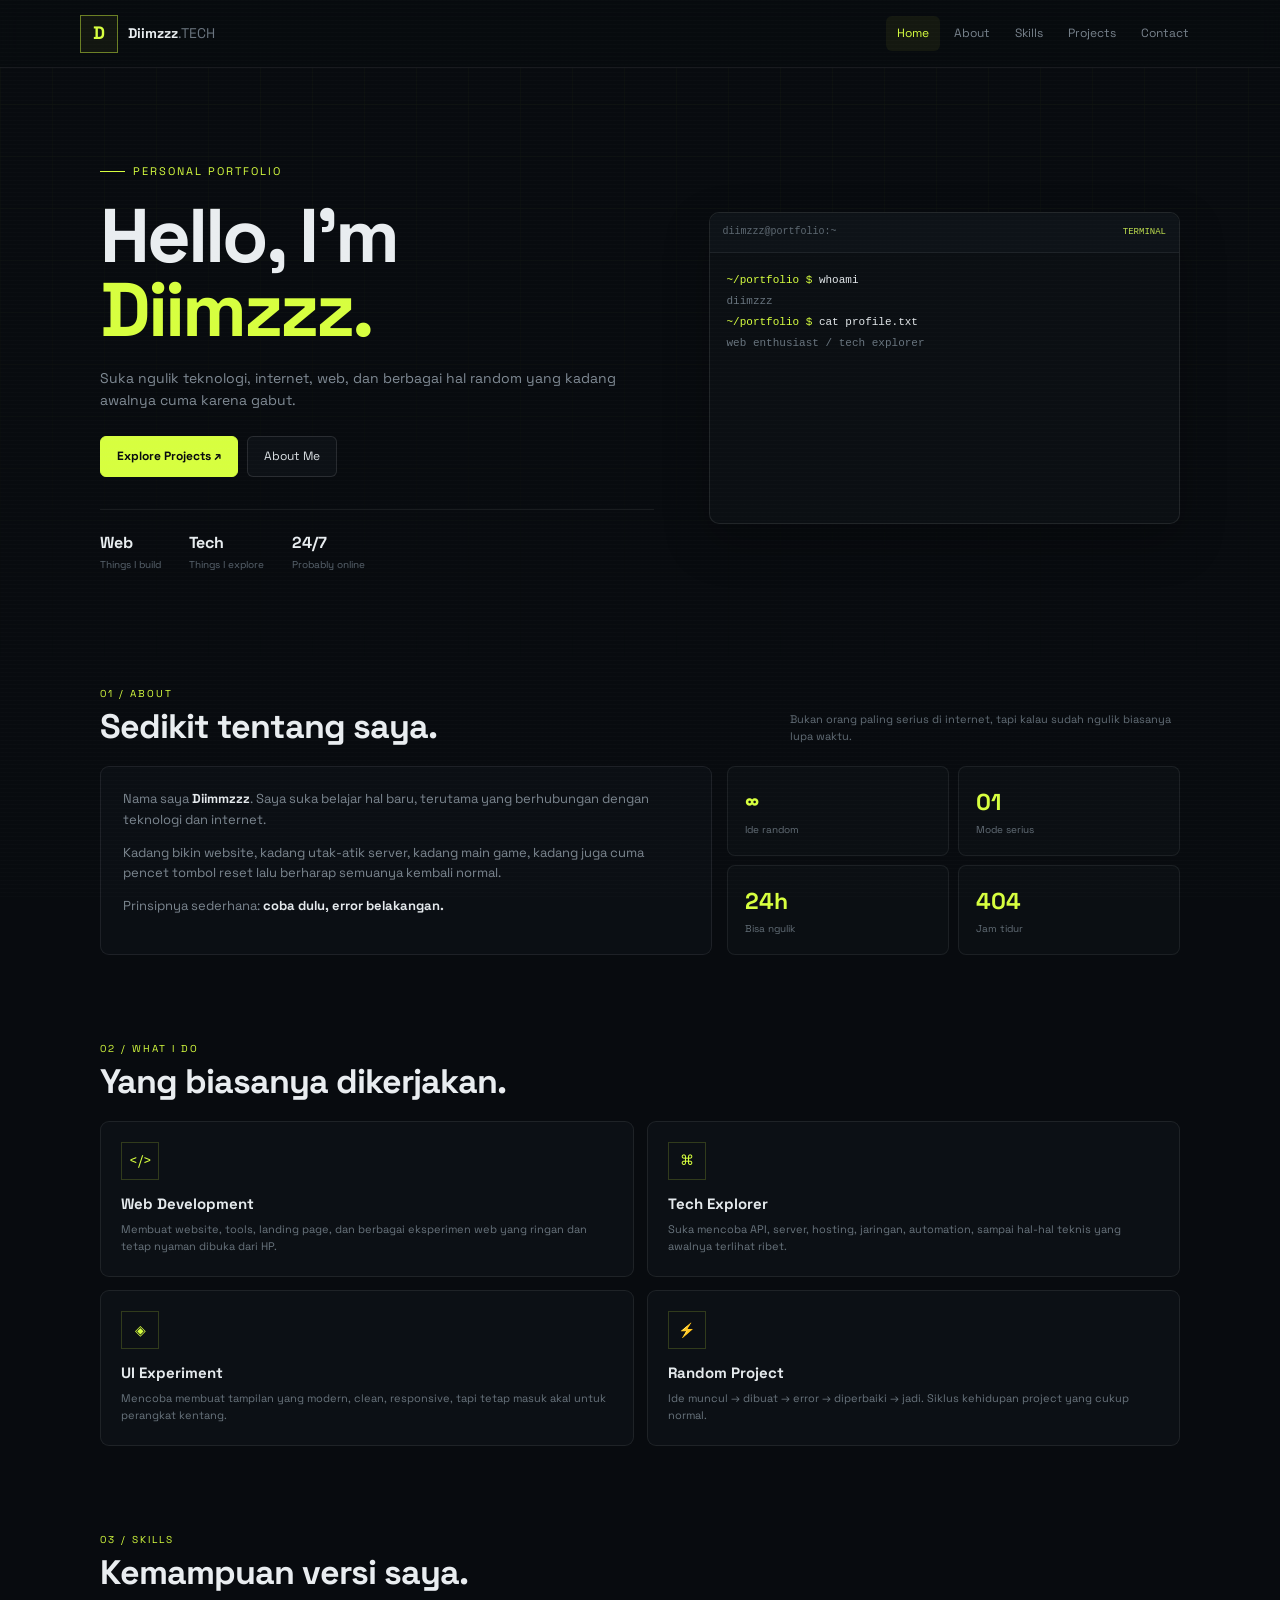
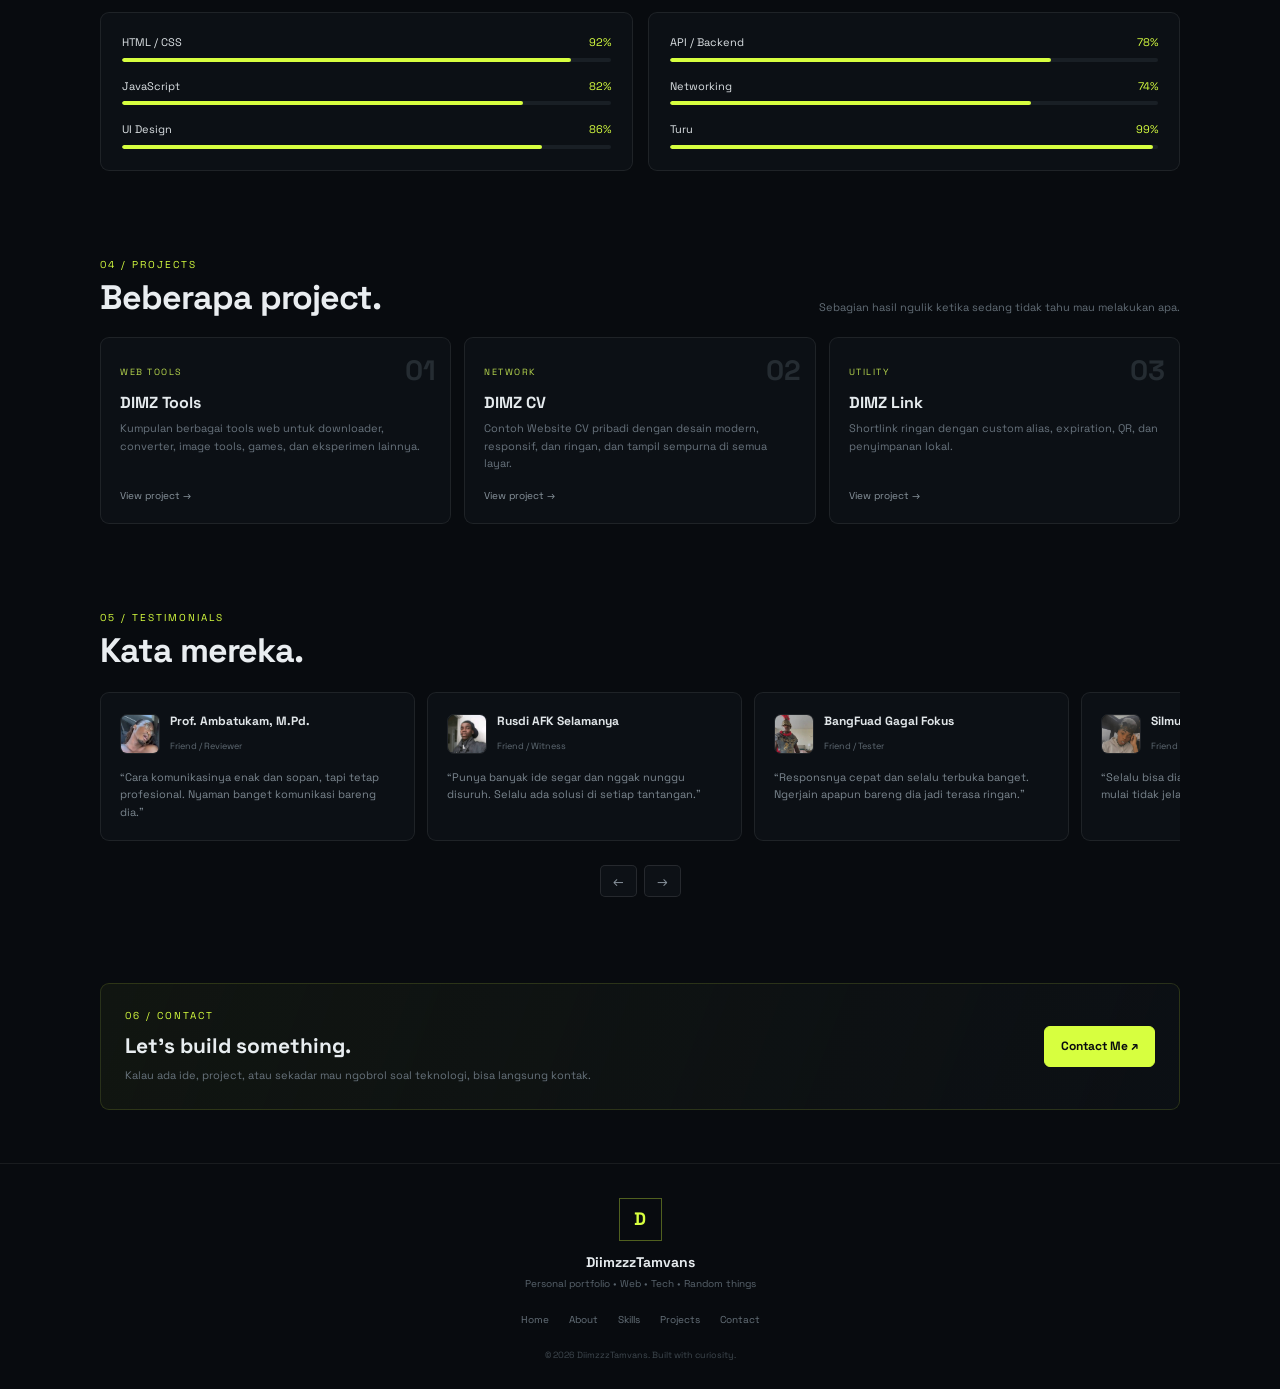
<file: index.html>
<!DOCTYPE html>
<html lang="id">
  <head>
    <meta charset="UTF-8" />
    <meta
      name="viewport"
      content="width=device-width,initial-scale=1,maximum-scale=1"
    />
    <meta name="theme-color" content="#080b0f" />
    <meta name="description" content="DiimzzzTamvans - Personal Portfolio" />
    <title>DiimzzzTamvans — Portfolio</title>
    <link
      rel="shortcut icon"
      href="/assets/images/logo.ico"
      type="image/x-icon"
    />
    <link rel="preconnect" href="https://fonts.googleapis.com" />
    <link rel="preconnect" href="https://fonts.gstatic.com" crossorigin />
    <link
      href="https://fonts.googleapis.com/css2?family=Space+Grotesk:wght@400;500;600;700&display=swap"
      rel="stylesheet"
    />
    <link rel="stylesheet" href="/assets/css/style.css" />
  </head>
  <body>
    <div class="bg-grid"></div>
    <header class="navbar">
      <div class="nav-inner">
        <a href="#home" class="brand">
          <span class="brand-logo">D</span>
          <span class="brand-name">Diimzzz<span>.TECH</span></span>
        </a>
        <nav class="nav-links" id="navLinks">
          <a href="#home" class="active">Home</a>
          <a href="#about">About</a>
          <a href="#skills">Skills</a>
          <a href="#projects">Projects</a>
          <a href="#contact">Contact</a>
        </nav>
        <button class="nav-menu" id="navMenu" aria-label="Menu">☰</button>
      </div>
    </header>
    <main>
      <section class="hero container reveal" id="home">
        <div class="hero-content">
          <div class="hero-kicker">Personal Portfolio</div>
          <h1>
            Hello, I'm<br />
            <span>Diimzzz.</span>
          </h1>
          <p class="hero-desc">
            Suka ngulik teknologi, internet, web, dan berbagai hal random yang
            kadang awalnya cuma karena gabut.
          </p>
          <div class="hero-actions">
            <a href="#projects" class="btn primary"> Explore Projects ↗ </a>
            <a href="#about" class="btn"> About Me </a>
          </div>
          <div class="hero-meta">
            <div class="meta-item">
              <strong>Web</strong>
              <span>Things I build</span>
            </div>
            <div class="meta-item">
              <strong>Tech</strong>
              <span>Things I explore</span>
            </div>
            <div class="meta-item">
              <strong>24/7</strong>
              <span>Probably online</span>
            </div>
          </div>
        </div>
        <div class="terminal">
          <div class="terminal-head">
            <span class="term-title">diimzzz@portfolio:~</span>
            <span class="term-mark">TERMINAL</span>
          </div>
          <div class="terminal-body" id="terminalBody"></div>
        </div>
      </section>
      <section class="section container reveal" id="about">
        <div class="section-head">
          <div>
            <div class="section-label">01 / About</div>
            <h2 class="section-title">Sedikit tentang saya.</h2>
          </div>
          <p class="section-desc">
            Bukan orang paling serius di internet, tapi kalau sudah ngulik
            biasanya lupa waktu.
          </p>
        </div>
        <div class="about-layout">
          <div class="panel">
            <p>
              Nama saya <strong>Diimmzzz</strong>. Saya suka belajar hal baru,
              terutama yang berhubungan dengan teknologi dan internet.
            </p>
            <p>
              Kadang bikin website, kadang utak-atik server, kadang main game,
              kadang juga cuma pencet tombol reset lalu berharap semuanya
              kembali normal.
            </p>
            <p>
              Prinsipnya sederhana:
              <strong>coba dulu, error belakangan.</strong>
            </p>
          </div>
          <div class="stats">
            <div class="stat">
              <div class="stat-number">∞</div>
              <div class="stat-text">Ide random</div>
            </div>
            <div class="stat">
              <div class="stat-number">01</div>
              <div class="stat-text">Mode serius</div>
            </div>
            <div class="stat">
              <div class="stat-number">24h</div>
              <div class="stat-text">Bisa ngulik</div>
            </div>
            <div class="stat">
              <div class="stat-number">404</div>
              <div class="stat-text">Jam tidur</div>
            </div>
          </div>
        </div>
      </section>
      <section class="section container reveal">
        <div class="section-head">
          <div>
            <div class="section-label">02 / What I Do</div>
            <h2 class="section-title">Yang biasanya dikerjakan.</h2>
          </div>
        </div>
        <div class="cards">
          <article class="card">
            <div class="card-icon">&lt;/&gt;</div>
            <h3>Web Development</h3>
            <p>
              Membuat website, tools, landing page, dan berbagai eksperimen web
              yang ringan dan tetap nyaman dibuka dari HP.
            </p>
          </article>
          <article class="card">
            <div class="card-icon">⌘</div>
            <h3>Tech Explorer</h3>
            <p>
              Suka mencoba API, server, hosting, jaringan, automation, sampai
              hal-hal teknis yang awalnya terlihat ribet.
            </p>
          </article>
          <article class="card">
            <div class="card-icon">◈</div>
            <h3>UI Experiment</h3>
            <p>
              Mencoba membuat tampilan yang modern, clean, responsive, tapi
              tetap masuk akal untuk perangkat kentang.
            </p>
          </article>
          <article class="card">
            <div class="card-icon">⚡</div>
            <h3>Random Project</h3>
            <p>
              Ide muncul → dibuat → error → diperbaiki → jadi. Siklus kehidupan
              project yang cukup normal.
            </p>
          </article>
        </div>
      </section>
      <section class="section container reveal" id="skills">
        <div class="section-head">
          <div>
            <div class="section-label">03 / Skills</div>
            <h2 class="section-title">Kemampuan versi saya.</h2>
          </div>
        </div>
        <div class="skill-grid">
          <div class="skill-box">
            <div class="skill-row">
              <div class="skill-top">
                <span>HTML / CSS</span>
                <span>92%</span>
              </div>
              <div class="progress">
                <i data-width="92%"></i>
              </div>
            </div>
            <div class="skill-row">
              <div class="skill-top">
                <span>JavaScript</span>
                <span>82%</span>
              </div>
              <div class="progress">
                <i data-width="82%"></i>
              </div>
            </div>
            <div class="skill-row">
              <div class="skill-top">
                <span>UI Design</span>
                <span>86%</span>
              </div>
              <div class="progress">
                <i data-width="86%"></i>
              </div>
            </div>
          </div>
          <div class="skill-box">
            <div class="skill-row">
              <div class="skill-top">
                <span>API / Backend</span>
                <span>78%</span>
              </div>
              <div class="progress">
                <i data-width="78%"></i>
              </div>
            </div>
            <div class="skill-row">
              <div class="skill-top">
                <span>Networking</span>
                <span>74%</span>
              </div>
              <div class="progress">
                <i data-width="74%"></i>
              </div>
            </div>
            <div class="skill-row">
              <div class="skill-top">
                <span>Turu</span>
                <span>99%</span>
              </div>
              <div class="progress">
                <i data-width="99%"></i>
              </div>
            </div>
          </div>
        </div>
      </section>
      <section class="section container reveal" id="projects">
        <div class="section-head">
          <div>
            <div class="section-label">04 / Projects</div>
            <h2 class="section-title">Beberapa project.</h2>
          </div>
          <p class="section-desc">
            Sebagian hasil ngulik ketika sedang tidak tahu mau melakukan apa.
          </p>
        </div>
        <div class="project-grid">
          <article class="project">
            <span class="project-number">01</span>
            <div>
              <span class="project-tag">WEB TOOLS</span>
              <h3>DIMZ Tools</h3>
              <p>
                Kumpulan berbagai tools web untuk downloader, converter, image
                tools, games, dan eksperimen lainnya.
              </p>
            </div>
            <a href="https://dimz-wtf.web.id/" class="project-link"> View project → </a>
          </article>
          <article class="project">
            <span class="project-number">02</span>
            <div>
              <span class="project-tag">NETWORK</span>
              <h3>DIMZ CV</h3>
              <p>
                Contoh Website CV pribadi dengan desain modern, responsif, dan ringan, dan tampil sempurna di semua layar.
              </p>
            </div>
            <a href="https://cv.dimz-wtf.web.id/" class="project-link"> View project → </a>
          </article>
          <article class="project">
            <span class="project-number">03</span>
            <div>
              <span class="project-tag">UTILITY</span>
              <h3>DIMZ Link</h3>
              <p>
                Shortlink ringan dengan custom alias, expiration, QR, dan
                penyimpanan lokal.
              </p>
            </div>
            <a href="https://link.dimz-wtf.web.id/" class="project-link"> View project → </a>
          </article>
        </div>
      </section>
      <section class="section container reveal">
        <div class="section-head">
          <div>
            <div class="section-label">05 / Testimonials</div>
            <h2 class="section-title">Kata mereka.</h2>
          </div>
        </div>
        <div class="testimonial-wrap" id="testimonialSlider">
          <article class="testimonial">
            <div class="testimonial-top">
              <img
                src="/assets/images/avatar-1.png"
                class="avatar"
                alt="Prof. Ambatukam"
              />
              <div>
                <h4>Prof. Ambatukam, M.Pd.</h4>
                <small>Friend / Reviewer</small>
              </div>
            </div>
            <p>
              “Cara komunikasinya enak dan sopan, tapi tetap profesional. Nyaman
              banget komunikasi bareng dia.”
            </p>
          </article>
          <article class="testimonial">
            <div class="testimonial-top">
              <img
                src="/assets/images/avatar-2.png"
                class="avatar"
                alt="Rusdi"
              />
              <div>
                <h4>Rusdi AFK Selamanya</h4>
                <small>Friend / Witness</small>
              </div>
            </div>
            <p>
              “Punya banyak ide segar dan nggak nunggu disuruh. Selalu ada
              solusi di setiap tantangan.”
            </p>
          </article>
          <article class="testimonial">
            <div class="testimonial-top">
              <img
                src="/assets/images/avatar-3.png"
                class="avatar"
                alt="BangFuad"
              />
              <div>
                <h4>BangFuad Gagal Fokus</h4>
                <small>Friend / Tester</small>
              </div>
            </div>
            <p>
              “Responsnya cepat dan selalu terbuka banget. Ngerjain apapun
              bareng dia jadi terasa ringan.”
            </p>
          </article>
          <article class="testimonial">
            <div class="testimonial-top">
              <img
                src="/assets/images/avatar-4.png"
                class="avatar"
                alt="SiImutGakTauMalu"
              />
              <div>
                <h4>SiImutGakTauMalu</h4>
                <small>Friend / User</small>
              </div>
            </div>
            <p>
              “Selalu bisa diandalkan bahkan ketika keadaan mulai tidak jelas.
              Komunikasinya asik dan nyaman.”
            </p>
          </article>
        </div>
        <div class="scroll-control">
          <button class="scroll-btn" id="prevTesti" aria-label="Previous">
            ←
          </button>
          <button class="scroll-btn" id="nextTesti" aria-label="Next">→</button>
        </div>
      </section>
      <section class="section container reveal" id="contact">
        <div class="contact-box">
          <div>
            <div class="section-label">06 / Contact</div>
            <h3>Let's build something.</h3>
            <p>
              Kalau ada ide, project, atau sekadar mau ngobrol soal teknologi,
              bisa langsung kontak.
            </p>
          </div>
          <a href="mailto:gmail@gmail.com" class="btn primary">
            Contact Me ↗
          </a>
        </div>
      </section>
    </main>
    <footer class="footer">
      <div class="container">
        <div class="footer-logo">D</div>
        <div class="footer-name">DiimzzzTamvans</div>
        <p>Personal portfolio • Web • Tech • Random things</p>
        <nav class="footer-nav">
          <a href="#home">Home</a>
          <a href="#about">About</a>
          <a href="#skills">Skills</a>
          <a href="#projects">Projects</a>
          <a href="#contact">Contact</a>
        </nav>
        <div class="footer-copy">
          © 2026 DiimzzzTamvans. Built with curiosity.
        </div>
      </div>
    </footer>
    <button class="back-top" id="backTop" aria-label="Back to top">↑</button>
    <script>
      (function(){

        const navMenu=document.getElementById("navMenu");
        const navLinks=document.getElementById("navLinks");
        const backTop=document.getElementById("backTop");

        navMenu.addEventListener("click",function(){
          navLinks.classList.toggle("open");
        });

        document.querySelectorAll(".nav-links a").forEach(function(link){
          link.addEventListener("click",function(){
            navLinks.classList.remove("open");
          });
        });

        const sections=document.querySelectorAll("main section[id]");
        const links=document.querySelectorAll(".nav-links a");

        const sectionObserver=new IntersectionObserver(
          function(entries){

            entries.forEach(function(entry){

              if(entry.isIntersecting){

                links.forEach(function(link){

                  link.classList.toggle(
                    "active",
                    link.getAttribute("href")==="#"+entry.target.id
                  );

                });

              }

            });

          },
          {
            rootMargin:"-35% 0px -55% 0px"
          }
        );

        sections.forEach(function(section){
          sectionObserver.observe(section);
        });

        const revealObserver=new IntersectionObserver(
          function(entries,observer){

            entries.forEach(function(entry){

              if(entry.isIntersecting){

                entry.target.classList.add("show");
                observer.unobserve(entry.target);

              }

            });

          },
          {
            threshold:.06
          }
        );

        document.querySelectorAll(".reveal").forEach(function(item){
          revealObserver.observe(item);
        });

        const progressObserver=new IntersectionObserver(
          function(entries,observer){

            entries.forEach(function(entry){

              if(entry.isIntersecting){

                entry.target
                  .querySelectorAll(".progress i")
                  .forEach(function(bar){

                    bar.style.width=bar.dataset.width;

                  });

                observer.unobserve(entry.target);

              }

            });

          },
          {
            threshold:.15
          }
        );

        document.querySelectorAll(".skill-grid").forEach(function(item){
          progressObserver.observe(item);
        });

        window.addEventListener(
          "scroll",
          function(){

            if(window.scrollY>350){
              backTop.classList.add("show");
            }else{
              backTop.classList.remove("show");
            }

          },
          {
            passive:true
          }
        );

        backTop.addEventListener(
          "click",
          function(){

            window.scrollTo({
              top:0,
              behavior:"smooth"
            });

          }
        );

        const slider=document.getElementById("testimonialSlider");
        const prev=document.getElementById("prevTesti");
        const next=document.getElementById("nextTesti");

        prev.addEventListener(
          "click",
          function(){

            slider.scrollBy({
              left:-330,
              behavior:"smooth"
            });

          }
        );

        next.addEventListener(
          "click",
          function(){

            slider.scrollBy({
              left:330,
              behavior:"smooth"
            });

          }
        );

        const terminal=document.getElementById("terminalBody");

        const terminalLines=[
          {
            type:"command",
            text:"whoami"
          },
          {
            type:"output",
            text:"diimzzz"
          },
          {
            type:"command",
            text:"cat profile.txt"
          },
          {
            type:"output",
            text:"web enthusiast / tech explorer"
          },
          {
            type:"command",
            text:"ls projects/"
          },
          {
            type:"output",
            text:"dimz-tools  diken-net  dimz-link"
          },
          {
            type:"command",
            text:"status --current"
          },
          {
            type:"highlight",
            text:"learning... building... repeating..."
          },
          {
            type:"command",
            text:"echo \"keep building\""
          },
          {
            type:"highlight",
            text:"keep building"
          }
        ];

        let lineIndex=0;
        let charIndex=0;
        let currentLine=null;

        function typeTerminal(){

          if(lineIndex>=terminalLines.length){

            const cursor=document.createElement("span");

            cursor.className="cursor";

            terminal.appendChild(cursor);

            setTimeout(
              function(){

                terminal.innerHTML="";
                lineIndex=0;
                charIndex=0;
                currentLine=null;

                typeTerminal();

              },
              5000
            );

            return;
          }

          if(!currentLine){

            currentLine=document.createElement("div");
            currentLine.className="term-line";

            const item=terminalLines[lineIndex];

            if(item.type==="command"){

              const prompt=document.createElement("span");

              prompt.className="term-prompt";
              prompt.textContent="~/portfolio $ ";

              currentLine.appendChild(prompt);

            }

            const text=document.createElement("span");

            if(item.type==="command"){
              text.className="term-command";
            }

            if(item.type==="highlight"){
              text.className="term-highlight";
            }

            if(item.type==="output"){
              text.className="term-output";
            }

            currentLine.appendChild(text);
            terminal.appendChild(currentLine);

          }

          const item=terminalLines[lineIndex];
          const textElement=currentLine.lastElementChild;

          if(charIndex<item.text.length){

            textElement.textContent+=item.text.charAt(charIndex);

            charIndex++;

            setTimeout(
              typeTerminal,
              item.type==="command" ? 22 : 12
            );

          }else{

            lineIndex++;
            charIndex=0;
            currentLine=null;

            setTimeout(
              typeTerminal,
              230
            );

          }

        }

        typeTerminal();

      })();
    </script>
  </body>
</html>
</file>
<file: assets/css/style.css>
*{
  margin:0;
  padding:0;
  box-sizing:border-box;
}

html{
  scroll-behavior:smooth;
  background:#080b0f;
}

body{
  margin:0;
  background:#080b0f;
  color:#e9edf0;
  font-family:"Space Grotesk",sans-serif;
  line-height:1.6;
  overflow-x:hidden;
}

body:before{
  content:"";
  position:fixed;
  inset:0;
  pointer-events:none;
  z-index:99;
  opacity:.025;
  background:repeating-linear-gradient(
    to bottom,
    rgba(255,255,255,.6) 0,
    rgba(255,255,255,.6) 1px,
    transparent 1px,
    transparent 4px
  );
}

::selection{
  background:#d7ff3f;
  color:#080b0f;
}

a{
  color:inherit;
  text-decoration:none;
}

button{
  font-family:inherit;
}

.bg-grid{
  position:fixed;
  inset:0;
  pointer-events:none;
  z-index:0;
  opacity:.035;
  background-image:
    linear-gradient(rgba(215,255,63,.7) 1px,transparent 1px),
    linear-gradient(90deg,rgba(215,255,63,.7) 1px,transparent 1px);
  background-size:52px 52px;
  mask-image:linear-gradient(to bottom,#000 0%,transparent 85%);
}

.navbar{
  position:fixed;
  top:0;
  left:0;
  right:0;
  height:68px;
  z-index:50;
  display:flex;
  align-items:center;
  justify-content:center;
  padding:0 20px;
  background:rgba(8,11,15,.91);
  border-bottom:1px solid rgba(255,255,255,.07);
  backdrop-filter:blur(10px);
  -webkit-backdrop-filter:blur(10px);
}

.nav-inner{
  width:min(1120px,100%);
  height:100%;
  display:flex;
  align-items:center;
  justify-content:space-between;
}

.brand{
  display:flex;
  align-items:center;
  gap:10px;
  flex-shrink:0;
}

.brand-logo{
  width:38px;
  height:38px;
  display:grid;
  place-items:center;
  color:#d7ff3f;
  border:1px solid rgba(215,255,63,.45);
  background:rgba(215,255,63,.05);
  font-weight:700;
  font-size:18px;
}

.brand-name{
  color:#e8edf0;
  font-size:14px;
  font-weight:700;
  white-space:nowrap;
}

.brand-name span{
  color:#69747e;
  font-weight:400;
}

.nav-links{
  display:flex;
  align-items:center;
  gap:3px;
}

.nav-links a{
  color:#77828c;
  font-size:12px;
  padding:8px 11px;
  border-radius:6px;
  transition:.2s ease;
  white-space:nowrap;
}

.nav-links a:hover,
.nav-links a.active{
  color:#d7ff3f;
  background:rgba(215,255,63,.06);
}

.nav-menu{
  display:none;
  width:38px;
  height:38px;
  border:1px solid rgba(255,255,255,.1);
  background:#0d1116;
  color:#d7ff3f;
  border-radius:6px;
  font-size:17px;
  cursor:pointer;
}

main{
  position:relative;
  z-index:2;
  padding-top:68px;
}

.container{
  width:min(1080px,calc(100% - 32px));
  margin:0 auto;
}

.hero{
  min-height:0;
  display:grid;
  grid-template-columns:minmax(0,1.08fr) minmax(330px,.92fr);
  align-items:center;
  gap:55px;
  padding:95px 0 70px;
}

.hero-content{
  min-width:0;
}

.hero-kicker{
  display:flex;
  align-items:center;
  gap:8px;
  color:#d7ff3f;
  font-size:11px;
  letter-spacing:2px;
  text-transform:uppercase;
  margin-bottom:18px;
}

.hero-kicker:before{
  content:"";
  width:25px;
  height:1px;
  background:#d7ff3f;
}

.hero h1{
  margin:0 0 19px;
  font-size:clamp(45px,6vw,76px);
  line-height:.98;
  letter-spacing:-3px;
}

.hero h1 span{
  color:#d7ff3f;
}

.hero-desc{
  max-width:570px;
  color:#808b95;
  font-size:14px;
  margin-bottom:25px;
}

.hero-actions{
  display:flex;
  flex-wrap:wrap;
  gap:9px;
}

.btn{
  min-height:41px;
  display:inline-flex;
  align-items:center;
  justify-content:center;
  gap:7px;
  padding:0 16px;
  border:1px solid rgba(255,255,255,.11);
  background:#0d1116;
  color:#dce1e5;
  border-radius:6px;
  font-size:12px;
  transition:.2s ease;
}

.btn:hover{
  transform:translateY(-2px);
  border-color:rgba(215,255,63,.4);
}

.btn.primary{
  color:#080b0f;
  background:#d7ff3f;
  border-color:#d7ff3f;
  font-weight:700;
}

.hero-meta{
  display:flex;
  gap:28px;
  margin-top:32px;
  padding-top:20px;
  border-top:1px solid rgba(255,255,255,.07);
  max-width:570px;
}

.meta-item strong{
  display:block;
  color:#e8edf0;
  font-size:16px;
}

.meta-item span{
  display:block;
  color:#59646e;
  font-size:10px;
  margin-top:1px;
}

.terminal{
  width:100%;
  background:#0b0f13;
  border:1px solid rgba(255,255,255,.09);
  border-radius:10px;
  overflow:hidden;
  box-shadow:0 18px 45px rgba(0,0,0,.25);
  transition:.25s ease;
}

.terminal:hover{
  border-color:rgba(215,255,63,.2);
  transform:translateY(-3px);
}

.terminal-head{
  height:40px;
  display:flex;
  align-items:center;
  justify-content:space-between;
  padding:0 13px;
  background:#0e1318;
  border-bottom:1px solid rgba(255,255,255,.06);
}

.term-title{
  color:#5d6871;
  font-family:monospace;
  font-size:10px;
}

.term-mark{
  color:#bddd4d;
  font-family:monospace;
  font-size:9px;
}

.terminal-body{
  min-height:270px;
  padding:17px;
  color:#75818b;
  font-family:monospace;
  font-size:11px;
  line-height:1.9;
  overflow:hidden;
}

.term-line{
  min-height:21px;
  white-space:pre-wrap;
}

.term-prompt{
  color:#d7ff3f;
}

.term-command{
  color:#e2e7ea;
}

.term-output{
  color:#68747e;
}

.term-highlight{
  color:#b7d654;
}

.cursor{
  display:inline-block;
  width:6px;
  height:12px;
  background:#d7ff3f;
  vertical-align:-2px;
  animation:blink 1s infinite;
}

@keyframes blink{
  50%{
    opacity:0;
  }
}

.scroll-line{
  width:1px;
  height:32px;
  margin:0 auto;
  background:linear-gradient(#d7ff3f,transparent);
  opacity:.45;
}

.section{
  padding:43px 0;
  scroll-margin-top:80px;
}

.section-head{
  display:flex;
  align-items:flex-end;
  justify-content:space-between;
  gap:25px;
  margin-bottom:20px;
}

.section-label{
  color:#d7ff3f;
  font-size:10px;
  letter-spacing:2px;
  text-transform:uppercase;
  margin-bottom:5px;
}

.section-title{
  color:#e9edf0;
  font-size:clamp(25px,4vw,34px);
  line-height:1.15;
  letter-spacing:-1px;
}

.section-desc{
  max-width:390px;
  color:#626d76;
  font-size:11px;
}

.about-layout{
  display:grid;
  grid-template-columns:1.15fr .85fr;
  gap:15px;
}

.panel{
  padding:22px;
  border:1px solid rgba(255,255,255,.08);
  background:rgba(13,17,22,.82);
  border-radius:9px;
  transition:.2s ease;
}

.panel:hover{
  border-color:rgba(215,255,63,.17);
  transform:translateY(-2px);
}

.panel p{
  color:#7c8790;
  font-size:13px;
  margin-bottom:12px;
}

.panel p:last-child{
  margin-bottom:0;
}

.panel strong{
  color:#e4e9ec;
}

.stats{
  display:grid;
  grid-template-columns:1fr 1fr;
  gap:9px;
}

.stat{
  padding:17px;
  border:1px solid rgba(255,255,255,.07);
  background:#0b0f13;
  border-radius:8px;
}

.stat-number{
  color:#d7ff3f;
  font-size:23px;
  font-weight:700;
}

.stat-text{
  color:#626d76;
  font-size:10px;
  margin-top:1px;
}

.cards{
  display:grid;
  grid-template-columns:repeat(2,1fr);
  gap:13px;
}

.card{
  position:relative;
  overflow:hidden;
  padding:20px;
  border:1px solid rgba(255,255,255,.08);
  background:#0c1015;
  border-radius:9px;
  transition:.2s ease;
}

.card:hover{
  transform:translateY(-3px);
  border-color:rgba(215,255,63,.2);
}

.card:before{
  content:"";
  position:absolute;
  top:0;
  left:0;
  width:3px;
  height:0;
  background:#d7ff3f;
  transition:.25s ease;
}

.card:hover:before{
  height:100%;
}

.card-icon{
  width:38px;
  height:38px;
  display:grid;
  place-items:center;
  margin-bottom:12px;
  border:1px solid rgba(215,255,63,.18);
  color:#d7ff3f;
  font-size:14px;
}

.card h3{
  color:#e5eaed;
  font-size:15px;
  margin-bottom:5px;
}

.card p{
  color:#69747d;
  font-size:11px;
}

.skill-grid{
  display:grid;
  grid-template-columns:1fr 1fr;
  gap:15px;
}

.skill-box{
  padding:21px;
  border:1px solid rgba(255,255,255,.08);
  background:#0c1015;
  border-radius:9px;
}

.skill-row{
  margin-bottom:16px;
}

.skill-row:last-child{
  margin-bottom:0;
}

.skill-top{
  display:flex;
  justify-content:space-between;
  margin-bottom:6px;
  color:#dce1e4;
  font-size:11px;
}

.skill-top span:last-child{
  color:#d7ff3f;
}

.progress{
  height:4px;
  background:#191f25;
  border-radius:8px;
  overflow:hidden;
}

.progress i{
  display:block;
  width:0;
  height:100%;
  background:#d7ff3f;
  border-radius:8px;
  transition:width 1s ease;
}

.project-grid{
  display:grid;
  grid-template-columns:repeat(3,1fr);
  gap:13px;
}

.project{
  position:relative;
  min-height:175px;
  display:flex;
  flex-direction:column;
  justify-content:space-between;
  overflow:hidden;
  padding:19px;
  border:1px solid rgba(255,255,255,.08);
  background:#0c1015;
  border-radius:9px;
  transition:.2s ease;
}

.project:hover{
  transform:translateY(-3px);
  border-color:rgba(215,255,63,.18);
}

.project-number{
  position:absolute;
  top:10px;
  right:14px;
  color:#252c32;
  font-size:28px;
  font-weight:700;
}

.project-tag{
  display:inline-block;
  color:#b9d94e;
  font-size:9px;
  letter-spacing:1.5px;
  margin-bottom:11px;
}

.project h3{
  color:#e5eaed;
  font-size:16px;
  margin-bottom:4px;
}

.project p{
  color:#68737d;
  font-size:11px;
}

.project-link{
  color:#89949d;
  font-size:10px;
  margin-top:15px;
}

.project-link:hover{
  color:#d7ff3f;
}

.testimonial-wrap{
  display:flex;
  gap:12px;
  overflow-x:auto;
  padding:2px 2px 9px;
  scroll-snap-type:x mandatory;
  scrollbar-width:thin;
  scrollbar-color:#313941 transparent;
}

.testimonial{
  flex:0 0 315px;
  scroll-snap-align:start;
  padding:19px;
  border:1px solid rgba(255,255,255,.08);
  background:#0c1015;
  border-radius:9px;
}

.testimonial-top{
  display:flex;
  align-items:center;
  gap:10px;
  margin-bottom:12px;
}

.avatar{
  width:40px;
  height:40px;
  border-radius:7px;
  object-fit:cover;
  border:1px solid rgba(255,255,255,.08);
}

.testimonial h4{
  color:#e1e6e9;
  font-size:12px;
}

.testimonial small{
  color:#5f6a73;
  font-size:9px;
}

.testimonial p{
  color:#7b868f;
  font-size:11px;
}

.scroll-control{
  display:flex;
  justify-content:center;
  gap:7px;
  margin-top:15px;
}

.scroll-btn{
  width:37px;
  height:32px;
  border:1px solid rgba(255,255,255,.1);
  background:#0d1116;
  color:#89949d;
  border-radius:5px;
  cursor:pointer;
  transition:.2s ease;
}

.scroll-btn:hover{
  color:#d7ff3f;
  border-color:rgba(215,255,63,.3);
}

.contact-box{
  display:grid;
  grid-template-columns:1fr auto;
  align-items:center;
  gap:20px;
  padding:24px;
  border:1px solid rgba(215,255,63,.14);
  background:linear-gradient(
    110deg,
    rgba(215,255,63,.045),
    rgba(13,17,22,.8)
  );
  border-radius:9px;
}

.contact-box h3{
  color:#e8edf0;
  font-size:21px;
  margin-bottom:4px;
}

.contact-box p{
  color:#68737c;
  font-size:11px;
}

.footer{
  position:relative;
  z-index:2;
  margin-top:10px;
  padding:34px 0 27px;
  text-align:center;
  border-top:1px solid rgba(255,255,255,.07);
}

.footer-logo{
  width:43px;
  height:43px;
  display:grid;
  place-items:center;
  margin:0 auto 10px;
  color:#d7ff3f;
  border:1px solid rgba(215,255,63,.35);
  font-size:18px;
  font-weight:700;
}

.footer-name{
  color:#e6ebee;
  font-size:14px;
  font-weight:700;
}

.footer p{
  color:#59646d;
  font-size:10px;
  margin-top:3px;
}

.footer-nav{
  display:flex;
  justify-content:center;
  align-items:center;
  flex-wrap:wrap;
  gap:4px;
  margin:15px 0;
}

.footer-nav a{
  color:#66717a;
  padding:5px 8px;
  font-size:10px;
  transition:.2s ease;
}

.footer-nav a:hover{
  color:#d7ff3f;
}

.footer-copy{
  color:#3f484f;
  font-size:9px;
}

.back-top{
  position:fixed;
  right:16px;
  bottom:16px;
  width:37px;
  height:37px;
  display:grid;
  place-items:center;
  z-index:40;
  border:1px solid rgba(255,255,255,.11);
  background:#0d1116;
  color:#d7ff3f;
  border-radius:6px;
  cursor:pointer;
  opacity:0;
  pointer-events:none;
  transform:translateY(8px);
  transition:.2s ease;
}

.back-top.show{
  opacity:1;
  pointer-events:auto;
  transform:translateY(0);
}

.reveal{
  opacity:0;
  transform:translateY(13px);
  transition:opacity .5s ease,transform .5s ease;
}

.reveal.show{
  opacity:1;
  transform:translateY(0);
}

@media(max-width:900px){

  .container{
    width:min(100% - 28px,1080px);
  }

  .hero{
    grid-template-columns:1fr;
    gap:32px;
    padding:65px 0 50px;
  }

  .hero-content{
    max-width:700px;
  }

  .terminal{
    max-width:700px;
  }

  .section{
    padding:36px 0;
  }

  .project-grid{
    grid-template-columns:repeat(2,1fr);
  }
}

@media(max-width:700px){

  .navbar{
    padding:0 12px;
  }

  .nav-links{
    position:absolute;
    top:63px;
    left:12px;
    right:12px;
    display:none;
    flex-direction:column;
    align-items:stretch;
    gap:2px;
    padding:7px;
    background:#0c1015;
    border:1px solid rgba(255,255,255,.1);
    border-radius:8px;
    box-shadow:0 12px 35px rgba(0,0,0,.3);
  }

  .nav-links.open{
    display:flex;
  }

  .nav-links a{
    padding:10px 11px;
  }

  .nav-menu{
    display:block;
  }

  .hero{
    padding:53px 0 40px;
  }

  .hero h1{
    font-size:46px;
    letter-spacing:-2px;
  }

  .hero-desc{
    font-size:13px;
  }

  .hero-meta{
    gap:20px;
  }

  .about-layout,
  .skill-grid{
    grid-template-columns:1fr;
  }

  .cards{
    grid-template-columns:1fr;
  }

  .project-grid{
    grid-template-columns:1fr;
  }

  .section-head{
    display:block;
  }

  .section-desc{
    margin-top:7px;
  }

  .contact-box{
    grid-template-columns:1fr;
  }
}

@media(max-width:430px){

  .container{
    width:calc(100% - 24px);
  }

  .brand-name{
    font-size:13px;
  }

  .hero h1{
    font-size:40px;
  }

  .terminal-body{
    min-height:250px;
    padding:14px;
    font-size:10px;
  }

  .hero-meta{
    gap:15px;
  }

  .meta-item strong{
    font-size:14px;
  }

  .meta-item span{
    font-size:9px;
  }

  .testimonial{
    flex-basis:calc(100vw - 38px);
  }
}

@media(min-width:901px) and (max-height:700px){

  .hero{
    padding-top:55px;
    padding-bottom:40px;
    gap:40px;
  }

  .hero h1{
    font-size:56px;
  }

  .terminal-body{
    min-height:225px;
  }

  .section{
    padding:32px 0;
  }
}

@media(min-width:901px) and (max-width:1050px){

  .container{
    width:calc(100% - 40px);
  }

  .nav-links a{
    padding-left:7px;
    padding-right:7px;
  }

  .hero{
    grid-template-columns:minmax(0,1fr) minmax(300px,.82fr);
    gap:35px;
  }
}

@media(prefers-reduced-motion:reduce){

  html{
    scroll-behavior:auto;
  }

  *,
  *:before,
  *:after{
    animation:none!important;
    transition:none!important;
  }
}
</file>
